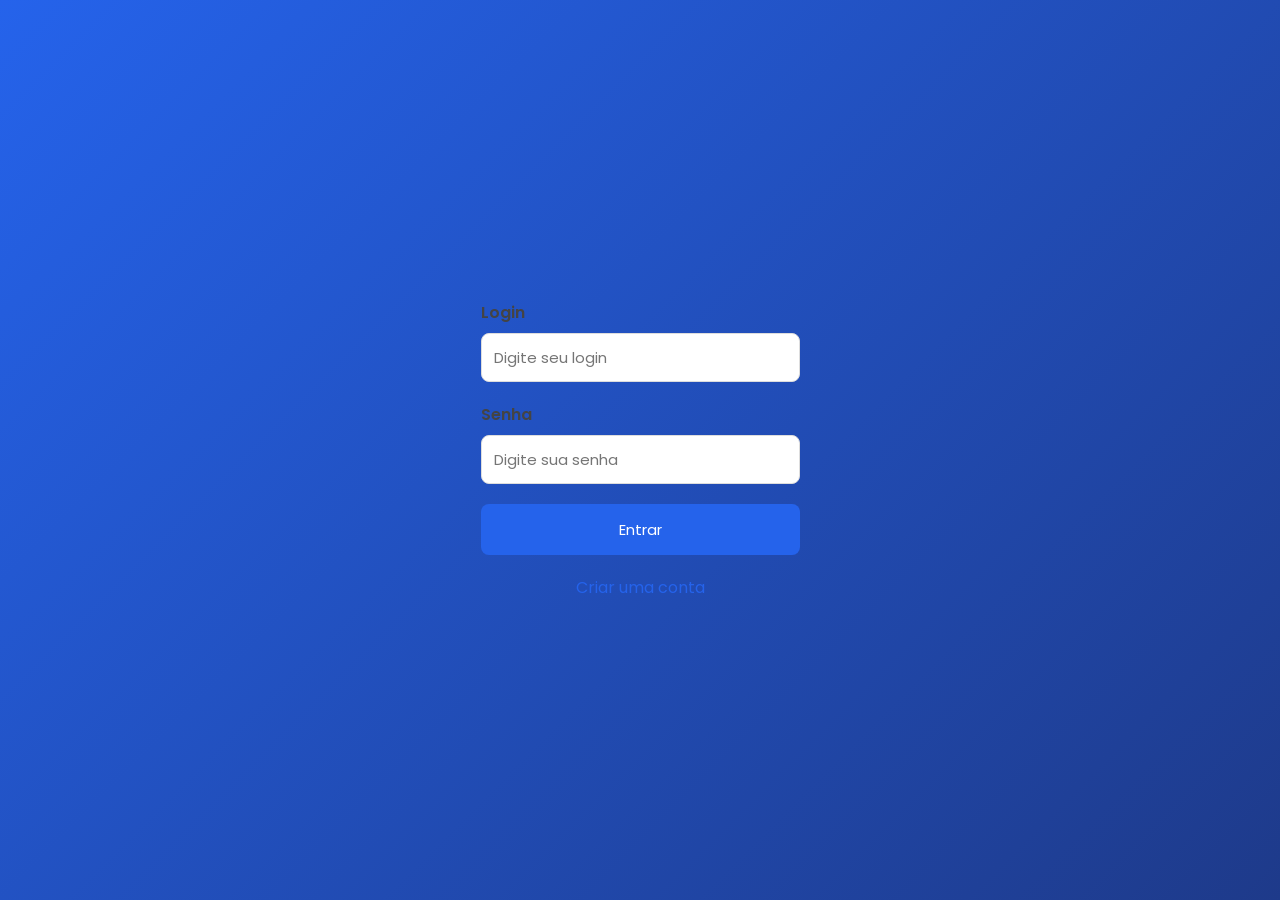
<file: paginas_html/index.html>
<!DOCTYPE html>
<html lang="pt-BR">

<head>

    <meta charset="UTF-8">
    <meta name="viewport" content="width=device-width, initial-scale=1.0">

    <title>Login | Gerenciador de Projetos</title>

    <link rel="stylesheet" href="../css/style.css">
    <link rel="stylesheet" href="../css/dashboard.css">
    <link rel="stylesheet" href="../css/forms.css">
    <link rel="stylesheet" href="../css/tables.css">


    <link href="https://fonts.googleapis.com/css2?family=Poppins:wght@300;400;500;600;700&display=swap"
        rel="stylesheet">

</head>

<body class="login-page">

    <script src="../js/script.js"></script>

    <form id="loginForm">

        <div class="form-group">

            <label for="login">Login</label>

            <input type="text" id="login" placeholder="Digite seu login" required>

        </div>

        <div class="form-group">

            <label for="senha">Senha</label>

            <input type="password" id="senha" placeholder="Digite sua senha" required>

        </div>

        <button type="button" class="btn" onclick="fazerLogin()">

            Entrar

        </button>

        <a href="cadastro.html" class="link">
            Criar uma conta
        </a>
</body>

</html>
</file>
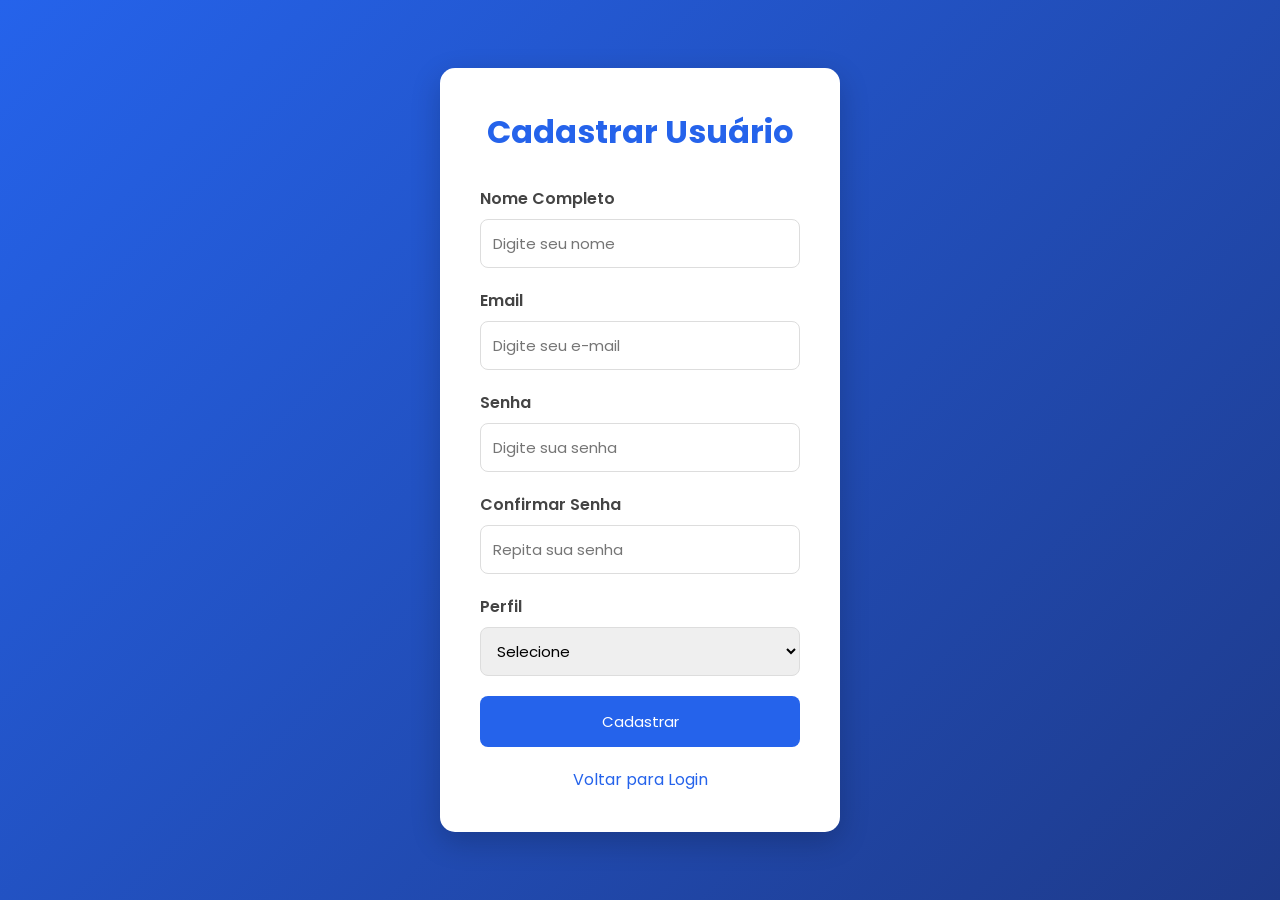
<file: paginas_html/cadastro.html>
<!DOCTYPE html>
<html lang="pt-BR">

<head>

    <meta charset="UTF-8">

    <meta name="viewport" content="width=device-width, initial-scale=1.0">

    <title>Cadastro | Gerenciador de Projetos</title>

    <link rel="stylesheet" href="../css/style.css">
    <link rel="stylesheet" href="../css/dashboard.css">
    <link rel="stylesheet" href="../css/forms.css">
    <link rel="stylesheet" href="../css/tables.css">

    <link href="https://fonts.googleapis.com/css2?family=Poppins:wght@300;400;500;600;700&display=swap"
        rel="stylesheet">

</head>

<body class="login-page">
    <script src="../js/script.js"></script>

    <div class="login-box">

        <h1>Cadastrar Usuário</h1>

        <form action="index.html">

            <div class="form-group">

                <label>Nome Completo</label>

                <input type="text" placeholder="Digite seu nome" required>

            </div>

            <div class="form-group">

                <label>Email</label>

                <input type="email" placeholder="Digite seu e-mail" required>

            </div>

            <div class="form-group">

                <label>Senha</label>

                <input type="password" placeholder="Digite sua senha" required>

            </div>

            <div class="form-group">

                <label>Confirmar Senha</label>

                <input type="password" placeholder="Repita sua senha" required>

            </div>

            <div class="form-group">

                <label>Perfil</label>

                <select required>

                    <option value="">Selecione</option>

                    <option>Administrador</option>

                    <option>Gerente de Projeto</option>

                    <option>Usuário</option>

                </select>

            </div>

            <button class="btn">

                Cadastrar

            </button>

        </form>

        <a href="index.html" class="link">

            Voltar para Login

        </a>

    </div>

</body>

</html>
</file>
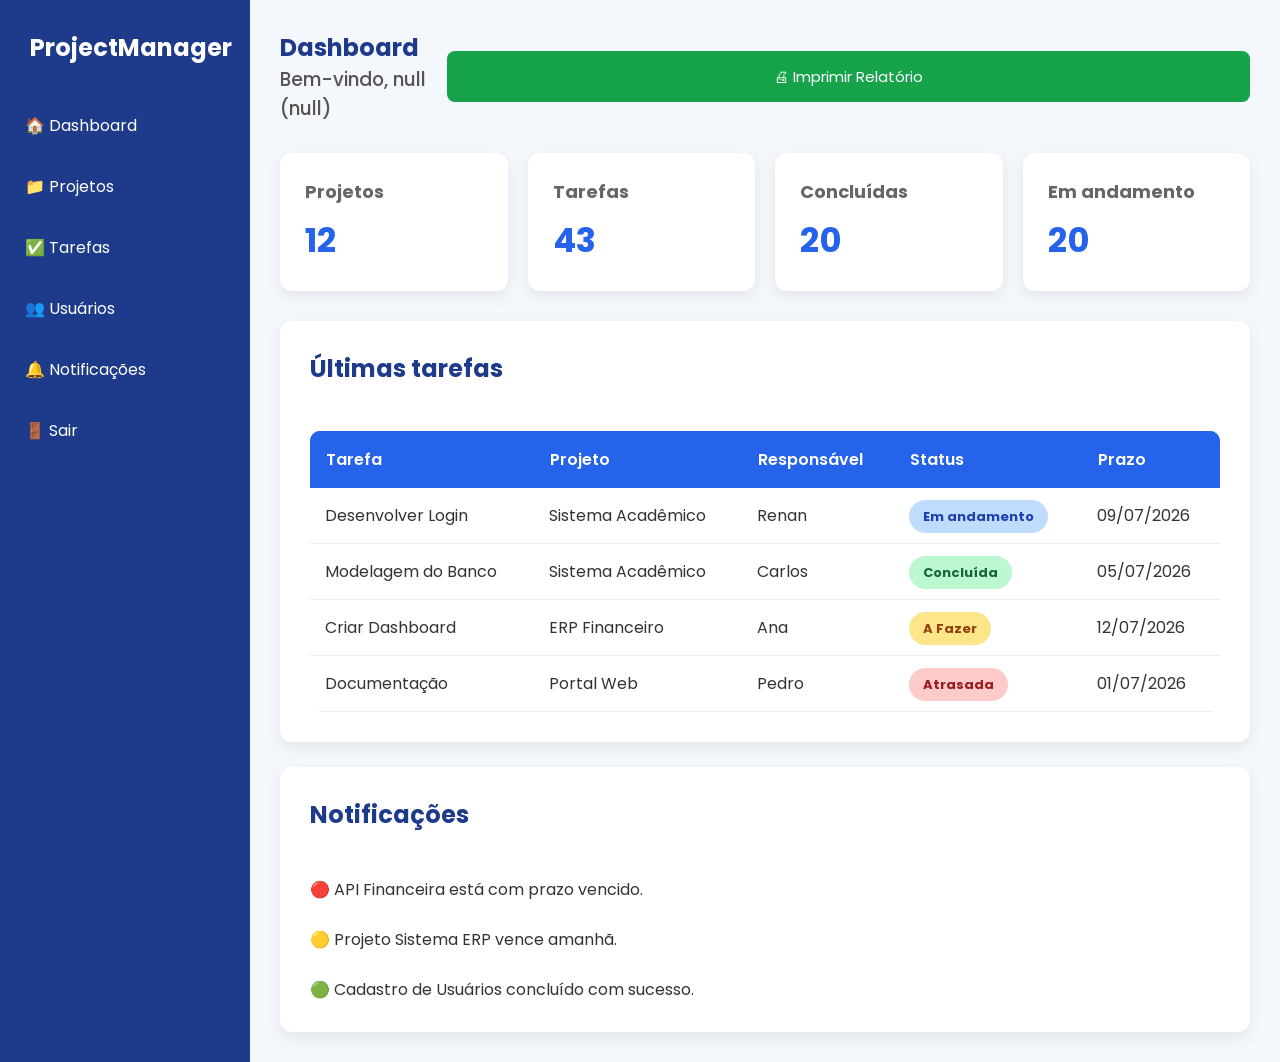
<file: paginas_html/dashboard.html>
<!DOCTYPE html>
<html lang="pt-BR">

<head>

    <meta charset="UTF-8">
    <meta name="viewport" content="width=device-width, initial-scale=1.0">

    <title>Dashboard - Gerenciador de Projetos</title>

    <link rel="stylesheet" href="../css/style.css">
    <link rel="stylesheet" href="../css/dashboard.css">
    <link rel="stylesheet" href="../css/forms.css">
    <link rel="stylesheet" href="../css/tables.css">

    
    <link href="https://fonts.googleapis.com/css2?family=Poppins:wght@300;400;500;600;700&display=swap"
    rel="stylesheet">
    
</head>

<body>
    <script src="../js/script.js"></script>
    <script src="../js/dashboard.js"></script>
    
    <div class="wrapper">

        <!-- MENU LATERAL -->

        <aside class="sidebar">

            <div class="logo">
                ProjectManager
            </div>

            <ul>

                <li id="menuDashboard">
                    <a href="dashboard.html">🏠 Dashboard</a>
                </li>

                <li id="menuProjetos">
                    <a href="projetos.html">📁 Projetos</a>
                </li>

                <li id="menuTarefas">
                    <a href="tarefas.html">✅ Tarefas</a>
                </li>

                <li id="menuUsuarios">
                    <a href="usuarios.html">👥 Usuários</a>
                </li>

                <li id="menuNotificacoes">
                    <a href="notificacoes.html">🔔 Notificações</a>
                </li>

                <li>
                    <a href="index.html">🚪 Sair</a>
                </li>

            </ul>

        </aside>

        <!-- CONTEÚDO -->

        <main class="content">

            <div class="header">

                <div>

                    <h2>Dashboard</h2>

                    <h3 id="perfilAtual"></h3>

                </div>

                <button class="btn btn-green" onclick="window.print()">

                    🖨 Imprimir Relatório

                </button>

            </div>

            <!-- CARDS -->

            <div class="cards">

                <div class="card">
                    <h3>Projetos</h3>
                    <span id="totalProjetos">12</span>
                </div>

                <div class="card">
                    <h3>Tarefas</h3>
                    <span id="totalTarefas">43</span>
                </div>

                <div class="card">
                    <h3>Concluídas</h3>
                    <span id="totalConcluidas">20</span>
                </div>

                <div class="card">
                    <h3>Em andamento</h3>
                    <span id="totalConcluidas">20</span>
                </div>

            </div>

            <!-- TABELA -->

            <div class="form">

                <h2>Últimas tarefas</h2>

                <br>

                <table>

                    <thead>

                        <tr>

                            <th>Tarefa</th>

                            <th>Projeto</th>

                            <th>Responsável</th>

                            <th>Status</th>

                            <th>Prazo</th>

                        </tr>

                    </thead>

                    <tbody>

                        <tr>

                            <td>Desenvolver Login</td>

                            <td>Sistema Acadêmico</td>

                            <td>Renan</td>

                            <td>
                                <span class="status progress">
                                    Em andamento
                                </span>
                            </td>

                            <td>09/07/2026</td>

                        </tr>

                        <tr>

                            <td>Modelagem do Banco</td>

                            <td>Sistema Acadêmico</td>

                            <td>Carlos</td>

                            <td>
                                <span class="status done">
                                    Concluída
                                </span>
                            </td>

                            <td>05/07/2026</td>

                        </tr>

                        <tr>

                            <td>Criar Dashboard</td>

                            <td>ERP Financeiro</td>

                            <td>Ana</td>

                            <td>
                                <span class="status todo">
                                    A Fazer
                                </span>
                            </td>

                            <td>12/07/2026</td>

                        </tr>

                        <tr>

                            <td>Documentação</td>

                            <td>Portal Web</td>

                            <td>Pedro</td>

                            <td>
                                <span class="status late">
                                    Atrasada
                                </span>
                            </td>

                            <td>01/07/2026</td>

                        </tr>

                    </tbody>

                </table>

            </div>

            <br>

            <!-- NOTIFICAÇÕES -->

            <div class="form">

                <h2>Notificações</h2>

                <br>

                <p>🔴 API Financeira está com prazo vencido.</p>

                <br>

                <p>🟡 Projeto Sistema ERP vence amanhã.</p>

                <br>

                <p>🟢 Cadastro de Usuários concluído com sucesso.</p>

            </div>

        </main>

    </div>

</body>

</html>
</file>
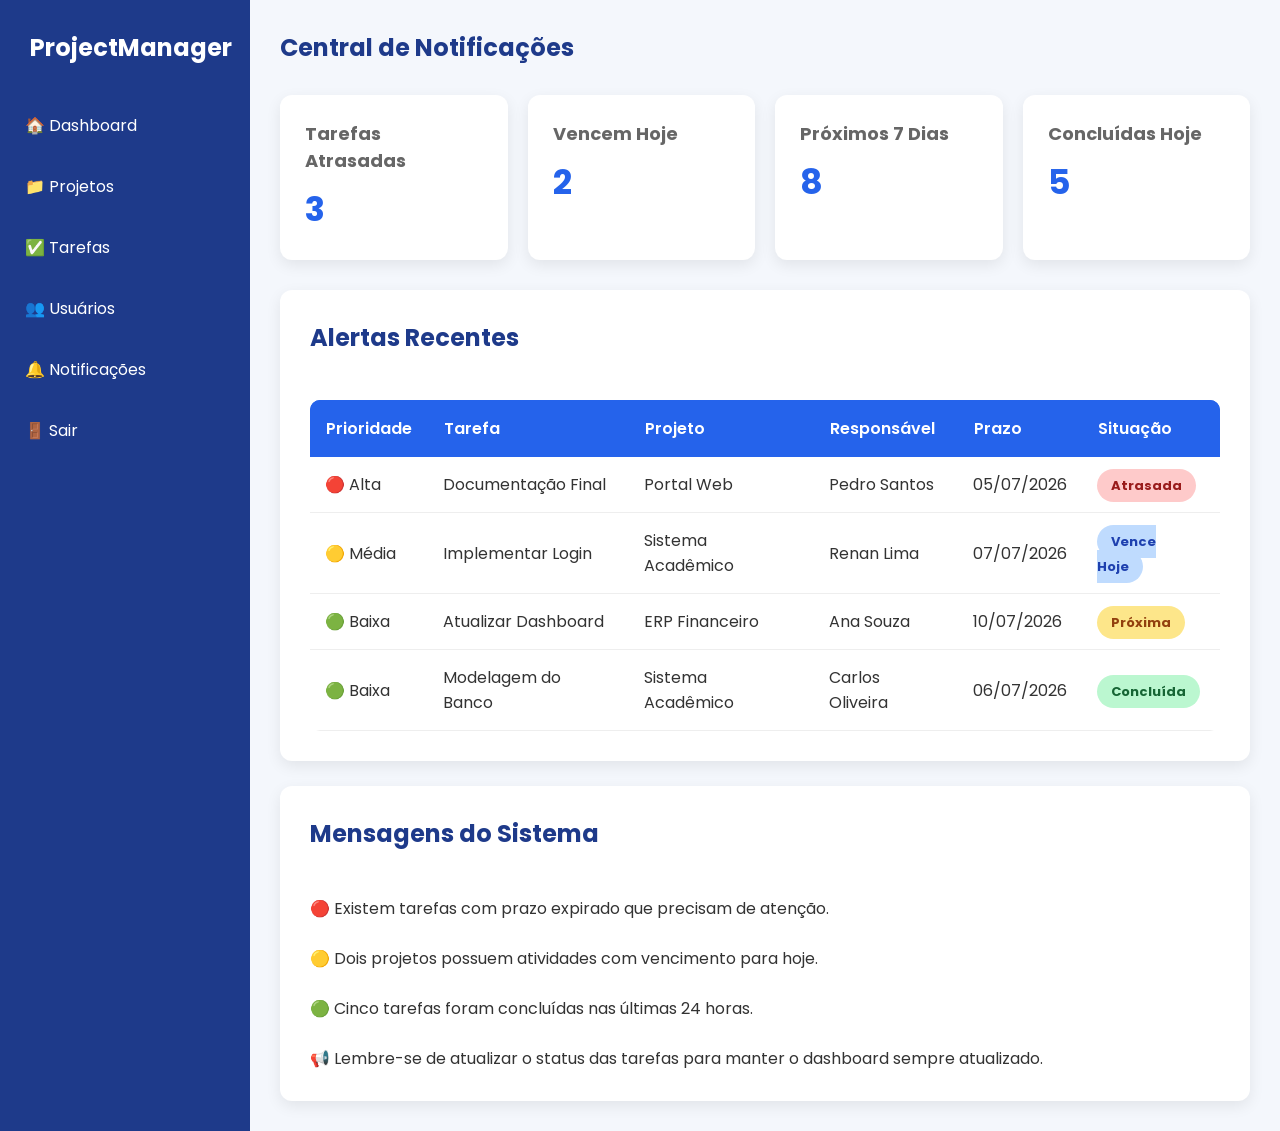
<file: paginas_html/notificacoes.html>
<!DOCTYPE html>
<html lang="pt-BR">

<head>

    <meta charset="UTF-8">
    <meta name="viewport" content="width=device-width, initial-scale=1.0">

    <title>Notificações | ProjectManager</title>

    <link rel="stylesheet" href="../css/style.css">
    <link rel="stylesheet" href="../css/dashboard.css">
    <link rel="stylesheet" href="../css/forms.css">
    <link rel="stylesheet" href="../css/tables.css">

    
    <link href="https://fonts.googleapis.com/css2?family=Poppins:wght@300;400;500;600;700&display=swap"
    rel="stylesheet">
    
</head>

<body>
    <script src="../js/script.js"></script>

    <div class="wrapper">

        <!-- MENU LATERAL -->

        <aside class="sidebar">

            <div class="logo">
                ProjectManager
            </div>

            <ul>

                <li id="menuDashboard">
                    <a href="dashboard.html">🏠 Dashboard</a>
                </li>

                <li id="menuProjetos">
                    <a href="projetos.html">📁 Projetos</a>
                </li>

                <li id="menuTarefas">
                    <a href="tarefas.html">✅ Tarefas</a>
                </li>

                <li id="menuUsuarios">
                    <a href="usuarios.html">👥 Usuários</a>
                </li>

                <li id="menuNotificacoes">
                    <a href="notificacoes.html">🔔 Notificações</a>
                </li>

                <li>
                    <a href="index.html">🚪 Sair</a>
                </li>

            </ul>

        </aside>

        <!-- CONTEÚDO -->

        <main class="content">

            <div class="header">

                <h2>Central de Notificações</h2>

            </div>

            <!-- RESUMO -->

            <div class="cards">

                <div class="card">

                    <h3>Tarefas Atrasadas</h3>

                    <span>3</span>

                </div>

                <div class="card">

                    <h3>Vencem Hoje</h3>

                    <span>2</span>

                </div>

                <div class="card">

                    <h3>Próximos 7 Dias</h3>

                    <span>8</span>

                </div>

                <div class="card">

                    <h3>Concluídas Hoje</h3>

                    <span>5</span>

                </div>

            </div>

            <!-- ALERTAS -->

            <div class="form">

                <h2>Alertas Recentes</h2>

                <br>

                <table>

                    <thead>

                        <tr>

                            <th>Prioridade</th>
                            <th>Tarefa</th>
                            <th>Projeto</th>
                            <th>Responsável</th>
                            <th>Prazo</th>
                            <th>Situação</th>

                        </tr>

                    </thead>

                    <tbody>

                        <tr>

                            <td>🔴 Alta</td>

                            <td>Documentação Final</td>

                            <td>Portal Web</td>

                            <td>Pedro Santos</td>

                            <td>05/07/2026</td>

                            <td>

                                <span class="status late">

                                    Atrasada

                                </span>

                            </td>

                        </tr>

                        <tr>

                            <td>🟡 Média</td>

                            <td>Implementar Login</td>

                            <td>Sistema Acadêmico</td>

                            <td>Renan Lima</td>

                            <td>07/07/2026</td>

                            <td>

                                <span class="status progress">

                                    Vence Hoje

                                </span>

                            </td>

                        </tr>

                        <tr>

                            <td>🟢 Baixa</td>

                            <td>Atualizar Dashboard</td>

                            <td>ERP Financeiro</td>

                            <td>Ana Souza</td>

                            <td>10/07/2026</td>

                            <td>

                                <span class="status todo">

                                    Próxima

                                </span>

                            </td>

                        </tr>

                        <tr>

                            <td>🟢 Baixa</td>

                            <td>Modelagem do Banco</td>

                            <td>Sistema Acadêmico</td>

                            <td>Carlos Oliveira</td>

                            <td>06/07/2026</td>

                            <td>

                                <span class="status done">

                                    Concluída

                                </span>

                            </td>

                        </tr>

                    </tbody>

                </table>

            </div>

            <br>

            <!-- MENSAGENS -->

            <div class="form">

                <h2>Mensagens do Sistema</h2>

                <br>

                <p>🔴 Existem tarefas com prazo expirado que precisam de atenção.</p>

                <br>

                <p>🟡 Dois projetos possuem atividades com vencimento para hoje.</p>

                <br>

                <p>🟢 Cinco tarefas foram concluídas nas últimas 24 horas.</p>

                <br>

                <p>📢 Lembre-se de atualizar o status das tarefas para manter o dashboard sempre atualizado.</p>

            </div>

        </main>

    </div>

</body>

</html>
</file>
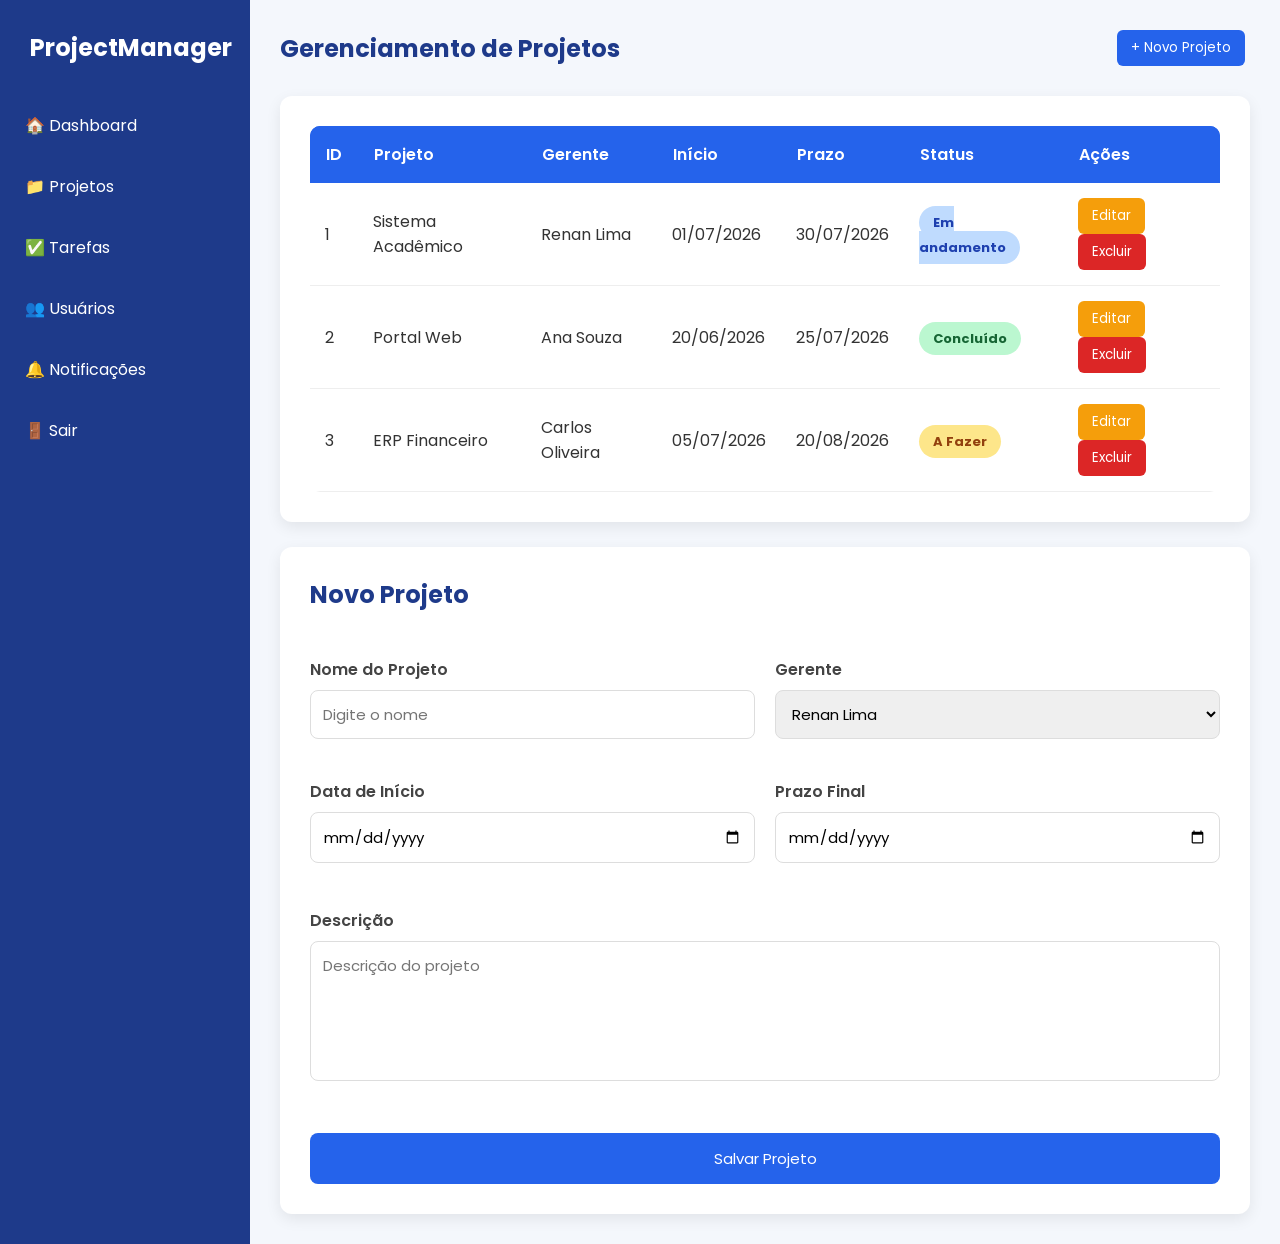
<file: paginas_html/projetos.html>
<!DOCTYPE html>
<html lang="pt-BR">

<head>

    <meta charset="UTF-8">
    <meta name="viewport" content="width=device-width, initial-scale=1.0">

    <title>Projetos | ProjectManager</title>

    <link rel="stylesheet" href="../css/style.css">
    <link rel="stylesheet" href="../css/dashboard.css">
    <link rel="stylesheet" href="../css/forms.css">
    <link rel="stylesheet" href="../css/tables.css">

    
    <link href="https://fonts.googleapis.com/css2?family=Poppins:wght@300;400;500;600;700&display=swap"
    rel="stylesheet">
    
</head>

<body>
    <script src="../js/script.js"></script>

    <div class="wrapper">

        <!-- MENU -->

        <aside class="sidebar">

            <div class="logo">
                ProjectManager
            </div>

            <ul>

                <li id="menuDashboard">
                    <a href="dashboard.html">🏠 Dashboard</a>
                </li>

                <li id="menuProjetos">
                    <a href="projetos.html">📁 Projetos</a>
                </li>

                <li id="menuTarefas">
                    <a href="tarefas.html">✅ Tarefas</a>
                </li>

                <li id="menuUsuarios">
                    <a href="usuarios.html">👥 Usuários</a>
                </li>

                <li id="menuNotificacoes">
                    <a href="notificacoes.html">🔔 Notificações</a>
                </li>

                <li>
                    <a href="index.html">🚪 Sair</a>
                </li>

            </ul>
        </aside>

        <!-- CONTEÚDO -->

        <main class="content">

            <div class="header">

                <h2>Gerenciamento de Projetos</h2>

                <button class="btn-blue btn-small">

                    + Novo Projeto

                </button>

            </div>

            <!-- TABELA -->

            <div class="form">

                <table>

                    <thead>

                        <tr>

                            <th>ID</th>

                            <th>Projeto</th>

                            <th>Gerente</th>

                            <th>Início</th>

                            <th>Prazo</th>

                            <th>Status</th>

                            <th>Ações</th>

                        </tr>

                    </thead>

                    <tbody>

                        <tr>

                            <td>1</td>

                            <td>Sistema Acadêmico</td>

                            <td>Renan Lima</td>

                            <td>01/07/2026</td>

                            <td>30/07/2026</td>

                            <td>

                                <span class="status progress">

                                    Em andamento

                                </span>

                            </td>

                            <td>

                                <button class="btn-yellow btn-small">

                                    Editar

                                </button>

                                <button class="btn-red btn-small">

                                    Excluir

                                </button>

                            </td>

                        </tr>

                        <tr>

                            <td>2</td>

                            <td>Portal Web</td>

                            <td>Ana Souza</td>

                            <td>20/06/2026</td>

                            <td>25/07/2026</td>

                            <td>

                                <span class="status done">

                                    Concluído

                                </span>

                            </td>

                            <td>

                                <button class="btn-yellow btn-small">

                                    Editar

                                </button>

                                <button class="btn-red btn-small">

                                    Excluir

                                </button>

                            </td>

                        </tr>

                        <tr>

                            <td>3</td>

                            <td>ERP Financeiro</td>

                            <td>Carlos Oliveira</td>

                            <td>05/07/2026</td>

                            <td>20/08/2026</td>

                            <td>

                                <span class="status todo">

                                    A Fazer

                                </span>

                            </td>

                            <td>

                                <button class="btn-yellow btn-small">

                                    Editar

                                </button>

                                <button class="btn-red btn-small">

                                    Excluir

                                </button>

                            </td>

                        </tr>

                    </tbody>

                </table>

            </div>

            <br>

            <!-- FORMULÁRIO -->

            <div class="form">

                <h2>Novo Projeto</h2>

                <br>

                <div class="grid-2">

                    <div class="form-group">

                        <label>Nome do Projeto</label>

                        <input type="text" placeholder="Digite o nome">

                    </div>

                    <div class="form-group">

                        <label>Gerente</label>

                        <select>

                            <option>Renan Lima</option>

                            <option>Ana Souza</option>

                            <option>Carlos Oliveira</option>

                        </select>

                    </div>

                    <div class="form-group">

                        <label>Data de Início</label>

                        <input type="date">

                    </div>

                    <div class="form-group">

                        <label>Prazo Final</label>

                        <input type="date">

                    </div>

                </div>

                <br>

                <div class="form-group">

                    <label>Descrição</label>

                    <textarea placeholder="Descrição do projeto"></textarea>

                </div>

                <br>

                <button class="btn btn-blue">

                    Salvar Projeto

                </button>

            </div>

        </main>

    </div>

</body>

</html>
</file>
<file: css/style.css>
/* ===========================
   RESET
=========================== */

* {
    margin: 0;
    padding: 0;
    box-sizing: border-box;
    font-family: 'Poppins', sans-serif;
}

body {
    background: #f4f7fc;
    color: #333;
}

a {
    text-decoration: none;
    color: inherit;
}

button {
    cursor: pointer;
    border: none;
}

input,
select,
textarea {
    width: 100%;
    padding: 12px;
    border: 1px solid #d9d9d9;
    border-radius: 8px;
    outline: none;
    transition: .3s;
}

input:focus,
select:focus,
textarea:focus {
    border-color: #2563EB;
}

.container {
    width: 90%;
    max-width: 1200px;
    margin: auto;
}

/* ===========================
LOGIN
=========================== */

.login-page {
    height: 100vh;
    display: flex;
    justify-content: center;
    align-items: center;
    background: linear-gradient(135deg, #2563EB, #1E3A8A);
}

.login-box {
    background: #fff;
    width: 400px;
    padding: 40px;
    border-radius: 15px;
    box-shadow: 0 10px 30px rgba(0, 0, 0, .2);
}

.login-box h1 {
    text-align: center;
    margin-bottom: 30px;
    color: #2563EB;
}

.form-group {
    margin-bottom: 18px;
}

.form-group label {
    display: block;
    margin-bottom: 8px;
    font-weight: 600;
}

.btn {
    width: 100%;
    padding: 14px;
    background: #2563EB;
    color: white;
    border-radius: 8px;
    font-size: 16px;
    transition: .3s;
}

.btn:hover {
    background: #1E40AF;
}

.link {
    display: block;
    margin-top: 20px;
    text-align: center;
    color: #2563EB;
}

/* ===========================
LAYOUT
=========================== */

.wrapper {
    display: flex;
    min-height: 100vh;
}

.sidebar {
    width: 250px;
    background: #1E3A8A;
    color: white;
}

.logo {
    text-align: center;
    padding: 30px;
    font-size: 24px;
    font-weight: bold;
}

.sidebar ul {
    list-style: none;
}

.sidebar li {
    padding: 18px 25px;
    transition: .3s;
}

.sidebar li:hover {
    background: #2563EB;
}

.sidebar li a {
    display: block;
}

.content {
    flex: 1;
    padding: 30px;
}

/* ===========================
HEADER
=========================== */

.header {
    display: flex;
    justify-content: space-between;
    align-items: center;
    margin-bottom: 30px;
}

.header h2 {
    color: #1E3A8A;
}

/* ===========================
CARDS
=========================== */

.cards {
    display: grid;
    grid-template-columns: repeat(auto-fit, minmax(220px, 1fr));
    gap: 20px;
    margin-bottom: 35px;
}

.card {
    background: white;
    border-radius: 12px;
    padding: 25px;
    box-shadow: 0 5px 15px rgba(0, 0, 0, .08);
}

.card h3 {
    color: #777;
    margin-bottom: 10px;
}

.card span {
    font-size: 32px;
    font-weight: bold;
    color: #2563EB;
}

/* ===========================
TABELAS
=========================== */

table {
    width: 100%;
    border-collapse: collapse;
    background: white;
    border-radius: 10px;
    overflow: hidden;
}

th {
    background: #2563EB;
    color: white;
    padding: 15px;
}

td {
    padding: 15px;
    border-bottom: 1px solid #eee;
}

tr:hover {
    background: #f8f8f8;
}

/* ===========================
STATUS
=========================== */

.status {
    padding: 6px 12px;
    border-radius: 30px;
    font-size: 13px;
    font-weight: bold;
}

.todo {
    background: #fde68a;
    color: #92400e;
}

.progress {
    background: #bfdbfe;
    color: #1e40af;
}

.done {
    background: #bbf7d0;
    color: #166534;
}

.late {
    background: #fecaca;
    color: #991b1b;
}

/* ===========================
FORMULÁRIOS
=========================== */

.form {
    background: white;
    padding: 30px;
    border-radius: 12px;
    box-shadow: 0 5px 15px rgba(0, 0, 0, .08);
}

.grid-2 {
    display: grid;
    grid-template-columns: 1fr 1fr;
    gap: 20px;
}

.grid-3 {
    display: grid;
    grid-template-columns: repeat(3, 1fr);
    gap: 20px;
}

textarea {
    resize: none;
    height: 120px;
}

/* ===========================
BOTÕES
=========================== */

.btn-green {
    background: #16a34a;
    color: white;
}

.btn-red {
    background: #dc2626;
    color: white;
}

.btn-yellow {
    background: #f59e0b;
    color: white;
}

.btn-blue {
    background: #2563EB;
    color: white;
}

.btn-small {
    padding: 8px 14px;
    border-radius: 6px;
    margin-right: 5px;
}

/* ===========================
RESPONSIVO
=========================== */

@media(max-width:900px) {

    .sidebar {
        width: 70px;
    }

    .logo {
        font-size: 14px;
    }

    .sidebar li {
        padding: 15px;
        text-align: center;
    }

    .grid-2,
    .grid-3 {
        grid-template-columns: 1fr;
    }

    .login-box .link {

        display: block;
        margin-top: 20px;
        text-align: center;
        color: #437efd;
        font-size: 15px;

    }

    .login-box .link:hover {

        text-decoration: underline;

    }

}
</file>
<file: css/dashboard.css>
/* ===========================
   DASHBOARD
=========================== */

.cards{
    display:grid;
    grid-template-columns:repeat(auto-fit,minmax(220px,1fr));
    gap:20px;
    margin-bottom:30px;
}

.card{
    background:#fff;
    border-radius:12px;
    padding:25px;
    box-shadow:0 5px 15px rgba(0,0,0,.08);
    transition:.3s;
}

.card:hover{
    transform:translateY(-5px);
}

.card h3{
    color:#666;
    font-size:18px;
    margin-bottom:10px;
}

.card span{
    display:block;
    font-size:34px;
    font-weight:bold;
    color:#2563EB;
}

.header{
    display:flex;
    justify-content:space-between;
    align-items:center;
    margin-bottom:30px;
}

.header h2{
    color:#1E3A8A;
}

.header h3{
    color:#555;
    font-weight:500;
}

.dashboard-grid{
    display:grid;
    grid-template-columns:2fr 1fr;
    gap:20px;
}

.dashboard-box{
    background:#fff;
    padding:20px;
    border-radius:12px;
    box-shadow:0 5px 15px rgba(0,0,0,.08);
}

.dashboard-box h2{
    margin-bottom:20px;
    color:#1E3A8A;
}

.notificacao{
    padding:15px;
    border-left:5px solid #2563EB;
    background:#F8FAFC;
    border-radius:8px;
    margin-bottom:15px;
}

.notificacao h4{
    margin-bottom:5px;
}

.notificacao p{
    color:#666;
}

@media(max-width:900px){

.dashboard-grid{
    grid-template-columns:1fr;
}

}
</file>
<file: css/forms.css>
/* ===========================
   FORMULÁRIOS
=========================== */

.form{
    background:#fff;
    padding:30px;
    border-radius:12px;
    box-shadow:0 5px 15px rgba(0,0,0,.08);
}

.form h2{
    color:#1E3A8A;
    margin-bottom:20px;
}

.form-group{
    margin-bottom:20px;
}

.form-group label{
    display:block;
    margin-bottom:8px;
    font-weight:600;
    color:#444;
}

input,
select,
textarea{

    width:100%;
    padding:12px;
    border:1px solid #DDD;
    border-radius:8px;
    font-size:15px;
    transition:.3s;

}

input:focus,
select:focus,
textarea:focus{

    border-color:#2563EB;
    box-shadow:0 0 8px rgba(37,99,235,.2);

}

textarea{

    resize:none;
    height:140px;

}

.grid-2{

    display:grid;
    grid-template-columns:1fr 1fr;
    gap:20px;

}

.grid-3{

    display:grid;
    grid-template-columns:repeat(3,1fr);
    gap:20px;

}

.btn{

    padding:14px 22px;
    border:none;
    border-radius:8px;
    font-size:15px;
    color:#fff;
    cursor:pointer;
    transition:.3s;

}

.btn:hover{

    opacity:.9;

}

.btn-blue{

    background:#2563EB;

}

.btn-green{

    background:#16A34A;

}

.btn-yellow{

    background:#F59E0B;

}

.btn-red{

    background:#DC2626;

}

.btn-small{

    padding:8px 14px;

}

@media(max-width:900px){

.grid-2,
.grid-3{

grid-template-columns:1fr;

}

}
</file>
<file: css/tables.css>
/* ===========================
   TABELAS
=========================== */

table{

    width:100%;
    border-collapse:collapse;
    background:#fff;
    border-radius:10px;
    overflow:hidden;

}

thead{

    background:#2563EB;
    color:#fff;

}

th{

    padding:16px;
    text-align:left;
    font-weight:600;

}

td{

    padding:15px;
    border-bottom:1px solid #EEE;

}

tbody tr{

    transition:.3s;

}

tbody tr:hover{

    background:#F8FAFC;

}

.status{

    padding:7px 14px;
    border-radius:30px;
    font-size:13px;
    font-weight:bold;

}

.todo{

    background:#FDE68A;
    color:#92400E;

}

.progress{

    background:#BFDBFE;
    color:#1E40AF;

}

.done{

    background:#BBF7D0;
    color:#166534;

}

.late{

    background:#FECACA;
    color:#991B1B;

}

.actions{

    display:flex;
    gap:8px;

}

.table-responsive{

    overflow-x:auto;

}

@media(max-width:900px){

table{

font-size:13px;

}

th,
td{

padding:10px;

}

}
</file>
